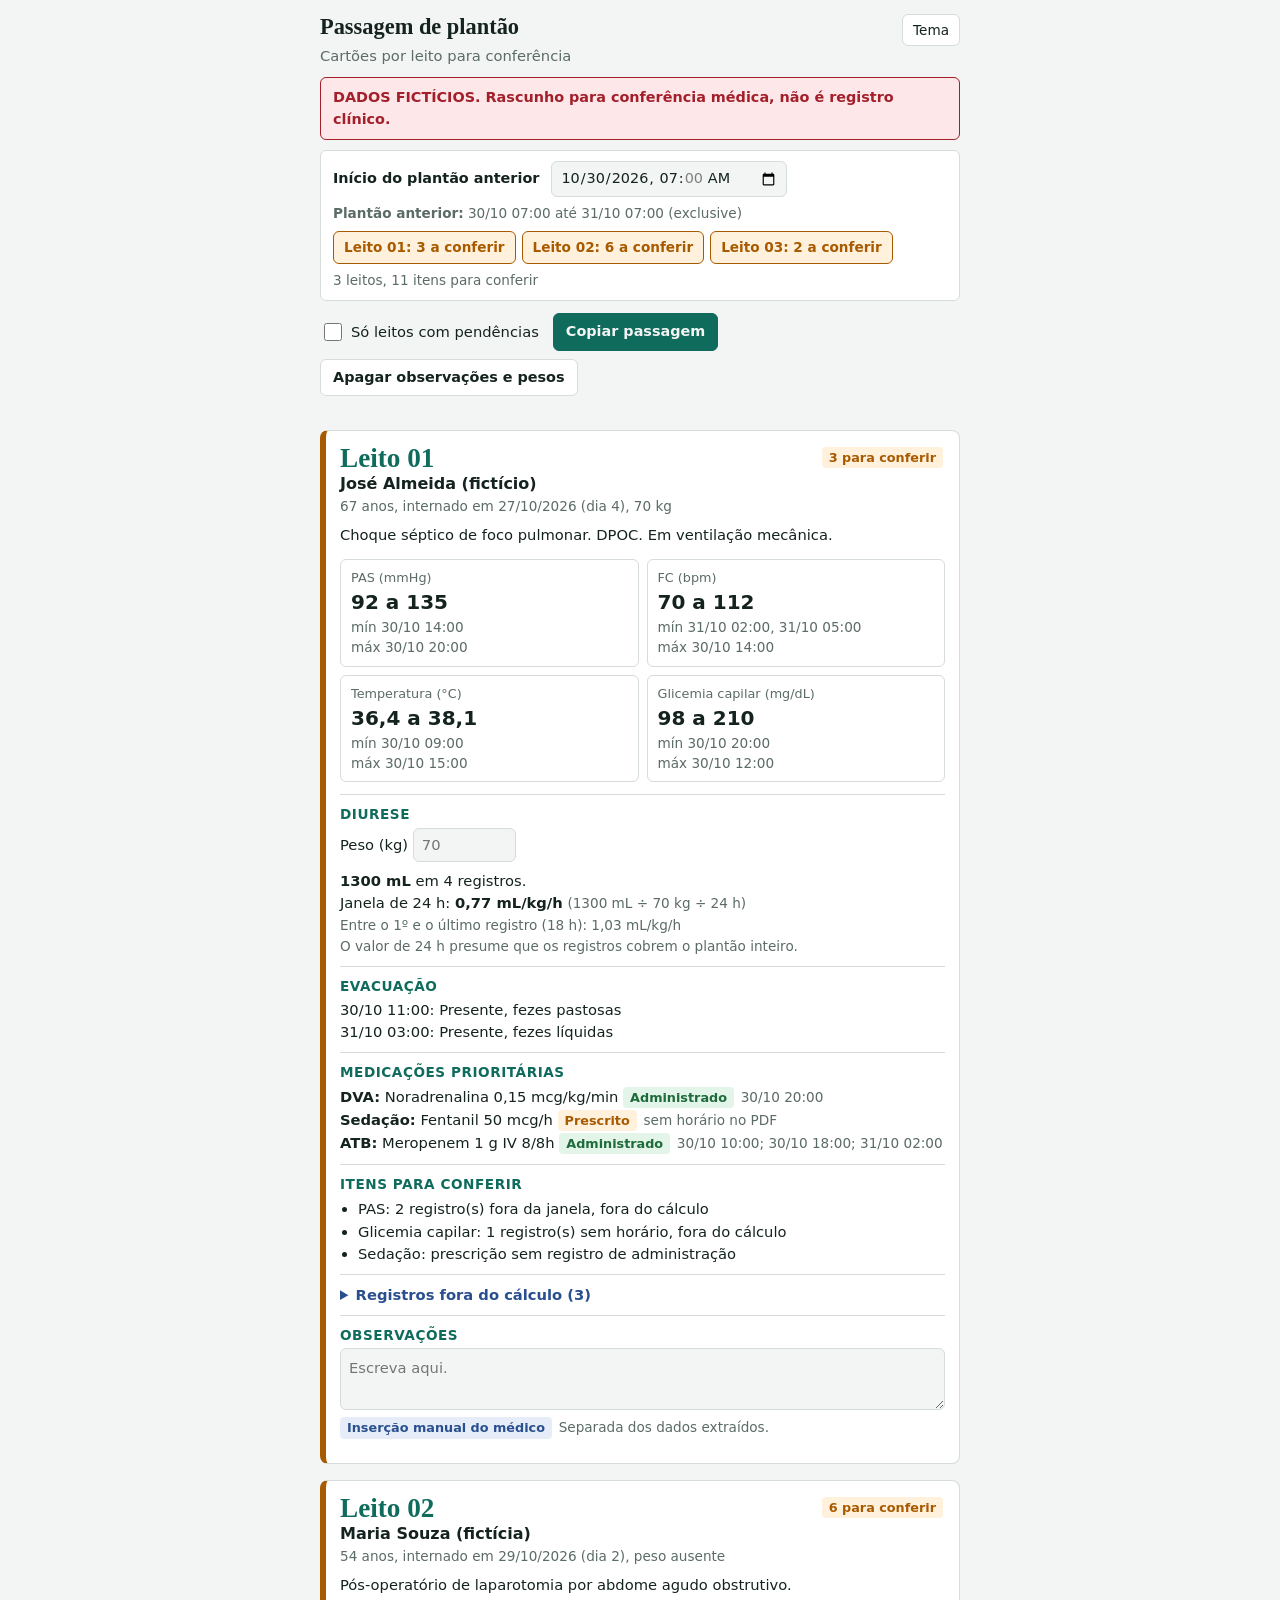
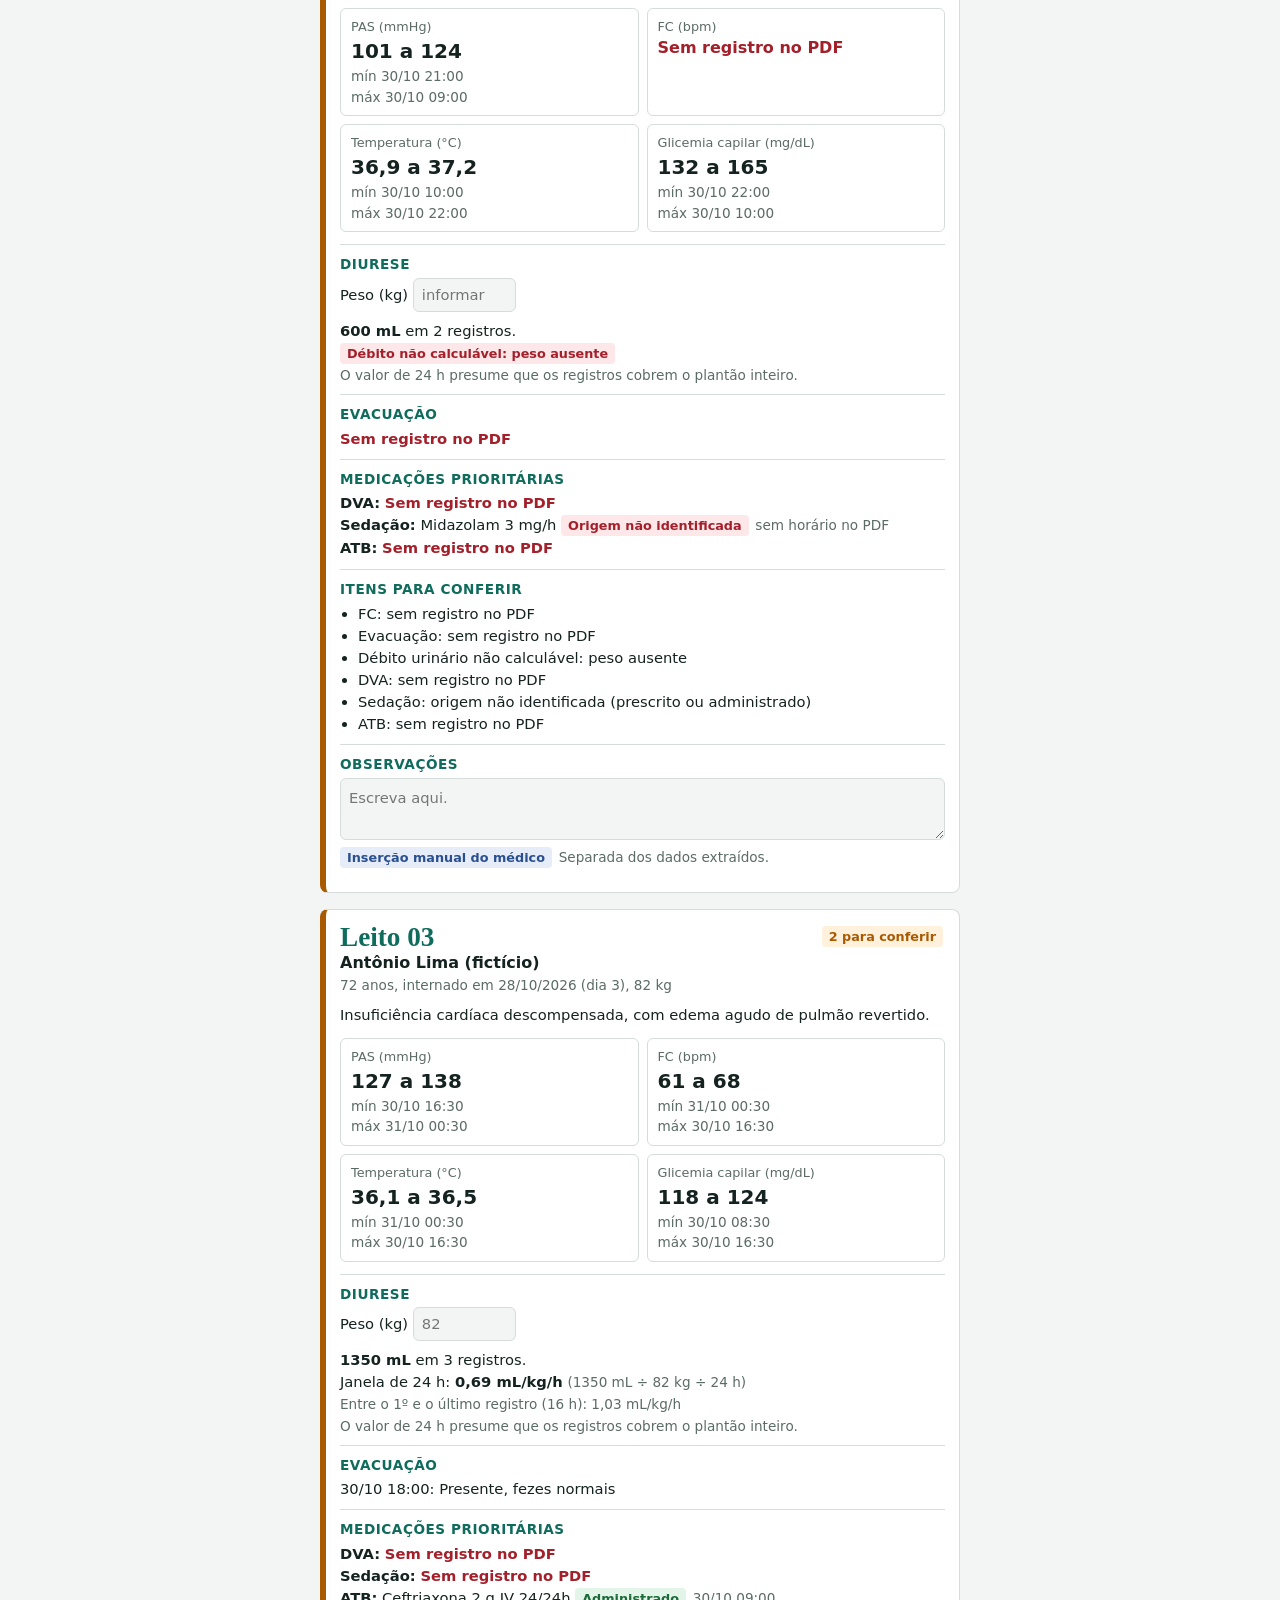
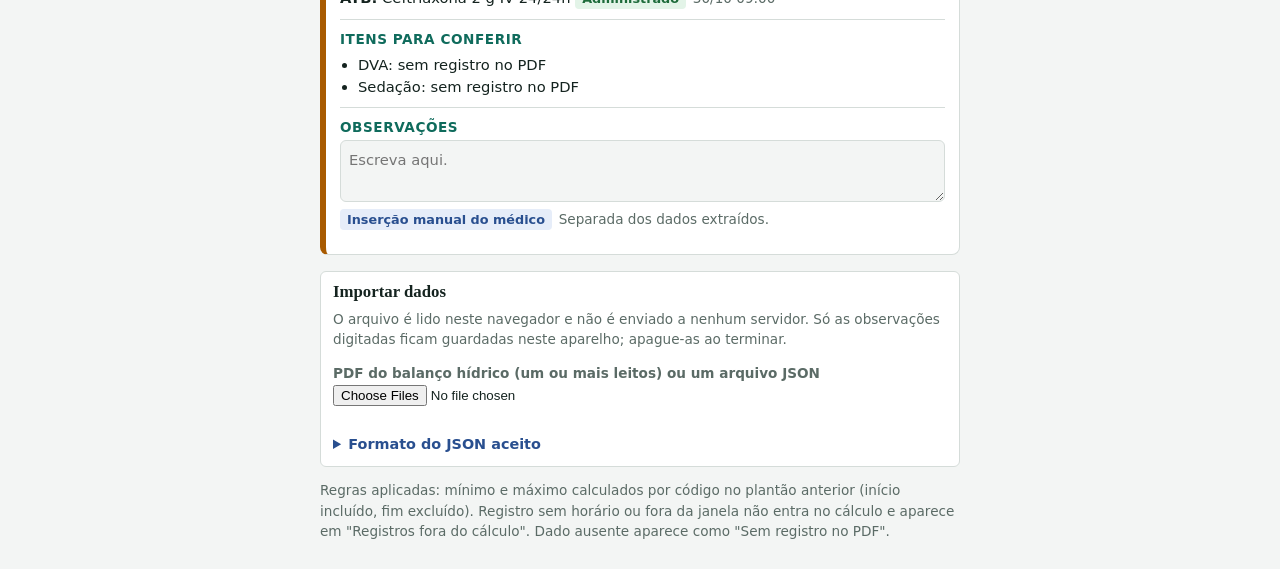
<file: plantao/index.html>
<!doctype html>
<html lang="pt-BR">
<head>
<meta charset="utf-8">
<meta name="viewport" content="width=device-width, initial-scale=1, viewport-fit=cover">
<meta http-equiv="Content-Security-Policy" content="default-src 'self'; script-src 'self'; style-src 'self'; img-src 'self' data:; worker-src 'self' blob:; connect-src 'self'; object-src 'none'; base-uri 'none'; form-action 'none'">
<meta name="referrer" content="no-referrer">
<meta name="theme-color" content="#0f6b5c">
<meta name="apple-mobile-web-app-capable" content="yes">
<meta name="mobile-web-app-capable" content="yes">
<meta name="apple-mobile-web-app-title" content="Plantão">
<title>Passagem de plantão</title>
<link rel="manifest" href="manifest.webmanifest">
<link rel="icon" href="icons/icon.svg" type="image/svg+xml">
<link rel="apple-touch-icon" href="icons/icon-180.png">
<link rel="stylesheet" href="style.css">
</head>
<body>
<main>
<div class="head">
  <div><h1>Passagem de plantão</h1><p class="sub">Cartões por leito para conferência</p></div>
  <button class="theme" id="tb" type="button">Tema</button>
</div>
<div class="banner" id="banner"></div>

<div class="panel">
  <div class="win">
    <label for="wsIn">Início do plantão anterior</label>
    <input type="datetime-local" id="wsIn" step="3600">
  </div>
  <div class="note mt6" id="win" ></div>
  <div class="sum" id="sum" aria-label="Resumo por leito"></div>
</div>

<div class="bar">
  <label class="chk"><input type="checkbox" id="onlyPend"> Só leitos com pendências</label>
  <button class="btn" type="button" id="copyBtn">Copiar passagem</button>
  <button class="btn ghost" type="button" id="clrBtn">Apagar observações e pesos</button>
</div>
<div class="status" id="status" role="status" aria-live="polite"></div>
<div class="panel" id="outwrap" hidden>
  <h2>Texto da passagem</h2>
  <textarea class="out" id="out" readonly aria-label="Texto da passagem para copiar"></textarea>
</div>

<div id="cards"></div>

<div class="panel">
  <h2>Importar dados</h2>
  <p class="note mt0">O arquivo é lido neste navegador e não é enviado a nenhum servidor. Só as observações digitadas ficam guardadas neste aparelho; apague-as ao terminar.</p>
  <label for="file" class="note">PDF do balanço hídrico (um ou mais leitos) ou um arquivo JSON</label><br>
  <input type="file" id="file" accept=".pdf,.json,application/pdf,application/json" multiple>
  <div class="status" id="fstatus" role="status" aria-live="polite"></div>
  <details id="pdfout" class="mt8" hidden><summary>Texto extraído do PDF (diagnóstico)</summary><pre id="pdftext"></pre></details>
  <details class="mt8">
    <summary>Formato do JSON aceito</summary>
    <p class="note">Lista de leitos. Cada medida é uma lista de pares <code>["AAAA-MM-DDTHH:MM", valor]</code>; use <code>null</code> no lugar do horário quando o PDF não traz hora.</p>
    <pre>[{"leito":"04","nome":"Nome","idade":60,"intern":"2026-10-28",
  "caso":"Resumo do caso","peso":75,
  "m":{"PAS":[["2026-10-30T08:00",120]],"FC":[],"HGT":[],"TEMP":[]},
  "evac":[["2026-10-30T11:00","Presente"]],
  "urine":[["2026-10-30T08:00",300]],
  "meds":[{"c":"ATB","n":"Meropenem 1 g IV 8/8h","s":"adm",
           "t":["2026-10-30T10:00"]}]}]</pre>
    <p class="note"><code>s</code> pode ser <code>adm</code> (administrado), <code>presc</code> (prescrito), <code>vol</code> (volume registrado), <code>unk</code> (origem não identificada) ou <code>none</code> (sem registro). <code>intern</code> e <code>peso</code> são opcionais.</p>
  </details>
  <button class="btn ghost mt8" type="button" id="sampleBtn" hidden>Voltar aos dados de exemplo</button>
</div>

<p class="note">Regras aplicadas: mínimo e máximo calculados por código no plantão anterior (início incluído, fim excluído). Registro sem horário ou fora da janela não entra no cálculo e aparece em "Registros fora do cálculo". Dado ausente aparece como "Sem registro no PDF".</p>
</main>
<script src="vendor/pdf.min.js"></script>
<script src="app.js"></script>
</body>
</html>
</file>
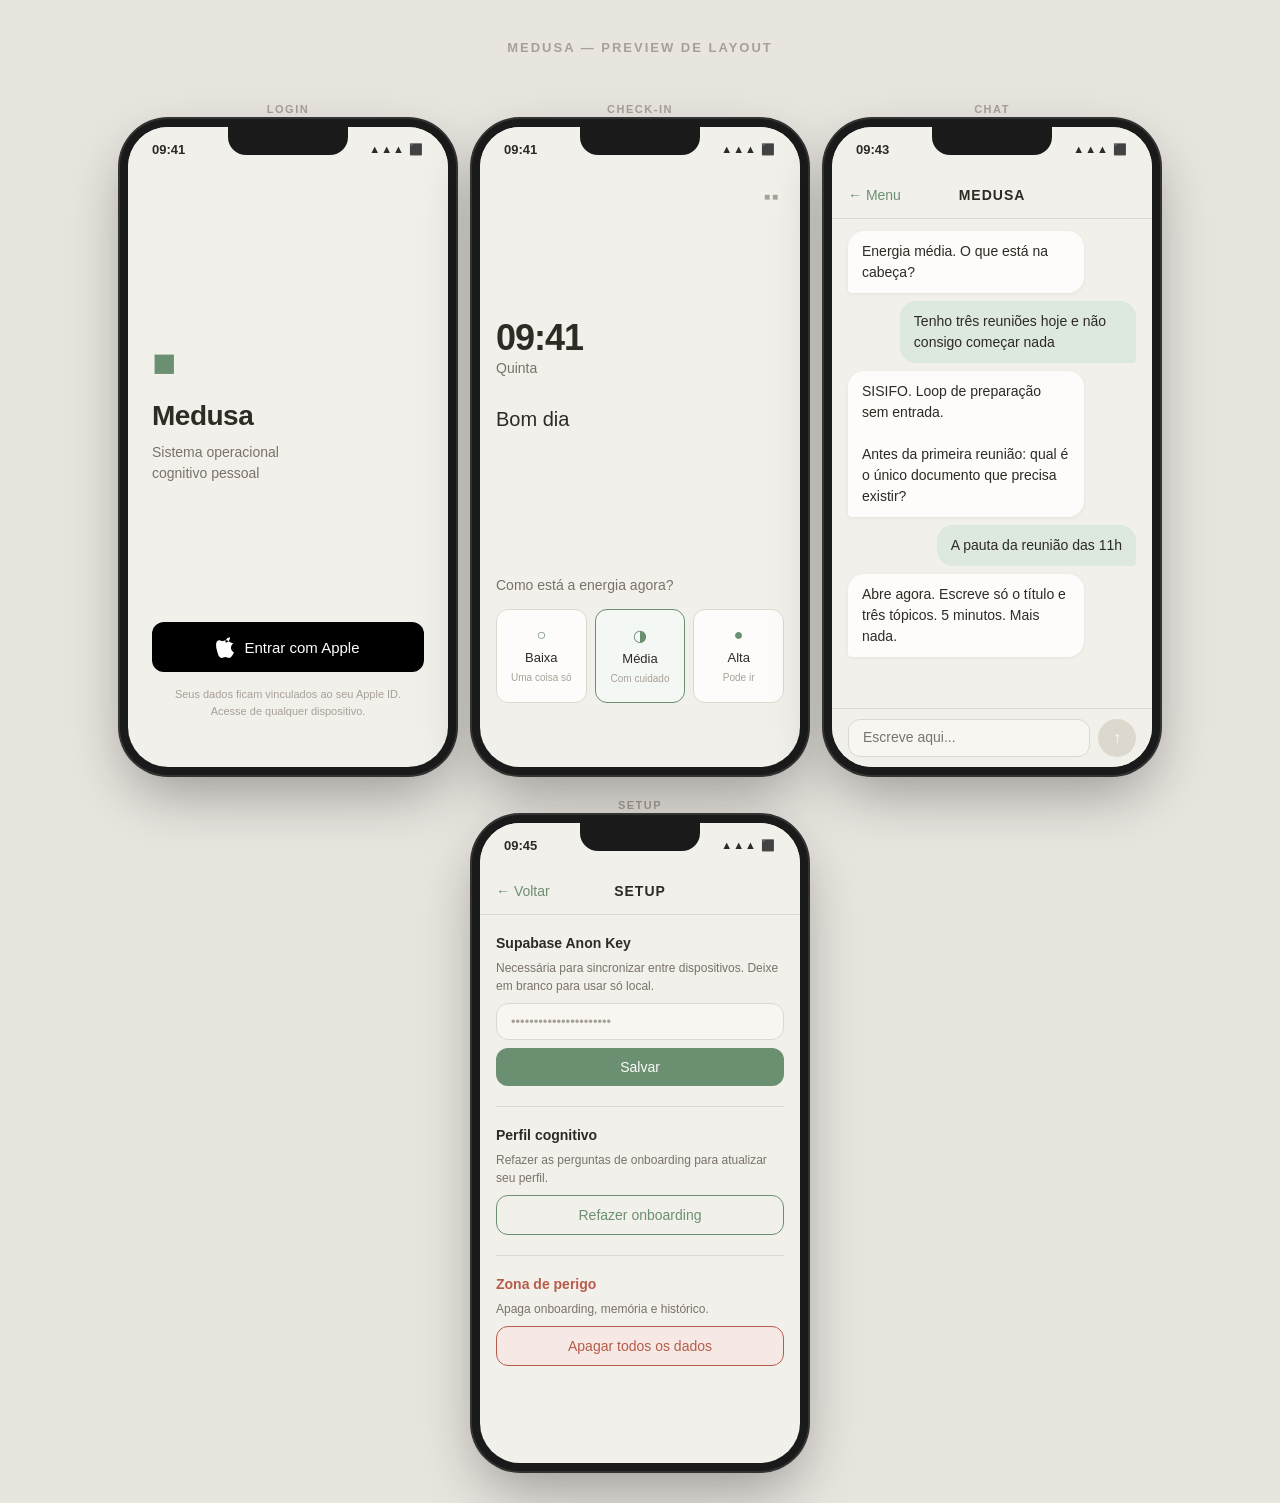
<file: pending/preview.html>
<!DOCTYPE html>
<html lang="pt">
<head>
<meta charset="UTF-8">
<meta name="viewport" content="width=device-width, initial-scale=1.0">
<title>Medusa — Preview</title>
<style>
  * { box-sizing: border-box; margin: 0; padding: 0; }

  :root {
    --bg:           #F2F0EB;
    --surface:      #FDFCFA;
    --border:       #DDD8CE;
    --input-bg:     #F8F6F1;
    --text-primary: #2E2A24;
    --text-secondary:#7A7268;
    --text-muted:   #A8A097;
    --accent:       #6B8F71;
    --accent-light: #DDE8DE;
    --user-bg:      #DDE8DE;
    --danger:       #B85C4A;
    --danger-light: #F5E8E5;
    --font: -apple-system, BlinkMacSystemFont, 'Segoe UI', sans-serif;
  }

  body {
    background: #E8E5DF;
    font-family: var(--font);
    display: flex;
    flex-direction: column;
    align-items: center;
    padding: 40px 20px;
    gap: 48px;
  }

  h1 {
    font-size: 13px;
    font-weight: 600;
    letter-spacing: 2px;
    color: var(--text-muted);
    text-transform: uppercase;
  }

  .screens {
    display: flex;
    gap: 32px;
    flex-wrap: wrap;
    justify-content: center;
  }

  .screen-wrap {
    display: flex;
    flex-direction: column;
    align-items: center;
    gap: 12px;
  }

  .screen-label {
    font-size: 11px;
    font-weight: 600;
    letter-spacing: 1.5px;
    color: var(--text-muted);
    text-transform: uppercase;
  }

  /* iPhone frame */
  .phone {
    width: 320px;
    height: 640px;
    background: var(--bg);
    border-radius: 40px;
    overflow: hidden;
    box-shadow:
      0 0 0 8px #1A1A1A,
      0 0 0 10px #333,
      0 24px 60px rgba(0,0,0,0.35);
    display: flex;
    flex-direction: column;
    position: relative;
  }

  /* Status bar */
  .status-bar {
    height: 44px;
    background: var(--bg);
    display: flex;
    align-items: center;
    justify-content: space-between;
    padding: 0 24px;
    flex-shrink: 0;
  }
  .status-time {
    font-size: 13px;
    font-weight: 600;
    color: var(--text-primary);
  }
  .status-icons {
    font-size: 11px;
    color: var(--text-primary);
    letter-spacing: 1px;
  }

  /* Header */
  .header {
    height: 48px;
    background: var(--bg);
    border-bottom: 1px solid var(--border);
    display: flex;
    align-items: center;
    justify-content: space-between;
    padding: 0 16px;
    flex-shrink: 0;
  }
  .header-back {
    font-size: 14px;
    color: var(--accent);
    font-weight: 500;
    min-width: 60px;
  }
  .header-title {
    font-size: 14px;
    font-weight: 600;
    color: var(--text-primary);
    letter-spacing: 1px;
  }
  .header-right {
    min-width: 60px;
    text-align: right;
    font-size: 11px;
    color: var(--text-muted);
    letter-spacing: 2px;
  }

  /* Scroll area */
  .scroll {
    flex: 1;
    overflow: hidden;
    display: flex;
    flex-direction: column;
  }

  /* ========================
     CHECK-IN SCREEN
  ======================== */
  .checkin-body {
    flex: 1;
    padding: 16px;
    display: flex;
    flex-direction: column;
    justify-content: space-between;
  }
  .checkin-setup {
    align-self: flex-end;
    font-size: 10px;
    color: var(--text-muted);
    letter-spacing: 2px;
    padding: 4px;
  }
  .checkin-greeting {
    flex: 1;
    display: flex;
    flex-direction: column;
    justify-content: center;
    padding-bottom: 32px;
  }
  .checkin-time {
    font-size: 36px;
    font-weight: 600;
    color: var(--text-primary);
    letter-spacing: -1px;
    line-height: 1;
    margin-bottom: 4px;
  }
  .checkin-day {
    font-size: 14px;
    color: var(--text-secondary);
    margin-bottom: 32px;
  }
  .checkin-hi {
    font-size: 20px;
    font-weight: 500;
    color: var(--text-primary);
  }
  .checkin-question {
    font-size: 14px;
    color: var(--text-secondary);
    margin-bottom: 16px;
  }
  .energy-row {
    display: flex;
    gap: 8px;
    padding-bottom: 48px;
  }
  .energy-btn {
    flex: 1;
    background: var(--surface);
    border: 1px solid var(--border);
    border-radius: 12px;
    padding: 16px 8px;
    display: flex;
    flex-direction: column;
    align-items: center;
    gap: 6px;
    cursor: pointer;
  }
  .energy-symbol {
    font-size: 16px;
    color: var(--accent);
  }
  .energy-label {
    font-size: 13px;
    font-weight: 500;
    color: var(--text-primary);
  }
  .energy-sub {
    font-size: 10px;
    color: var(--text-muted);
    text-align: center;
    line-height: 1.4;
  }

  /* ========================
     CHAT SCREEN
  ======================== */
  .chat-messages {
    flex: 1;
    padding: 12px 16px;
    display: flex;
    flex-direction: column;
    gap: 8px;
    overflow: hidden;
  }
  .msg-wrap {
    display: flex;
  }
  .msg-wrap.user { justify-content: flex-end; }
  .msg-wrap.assistant { justify-content: flex-start; }
  .bubble {
    max-width: 82%;
    border-radius: 16px;
    padding: 10px 14px;
    font-size: 14px;
    line-height: 1.5;
    color: var(--text-primary);
  }
  .bubble.assistant {
    background: var(--surface);
    border-bottom-left-radius: 4px;
    box-shadow: 0 1px 4px rgba(46,42,36,0.06);
  }
  .bubble.user {
    background: var(--user-bg);
    border-bottom-right-radius: 4px;
  }
  .chat-input-bar {
    border-top: 1px solid var(--border);
    padding: 10px 16px;
    display: flex;
    gap: 8px;
    align-items: flex-end;
    background: var(--bg);
    flex-shrink: 0;
  }
  .chat-input {
    flex: 1;
    background: var(--input-bg);
    border: 1px solid var(--border);
    border-radius: 12px;
    padding: 9px 14px;
    font-size: 14px;
    color: var(--text-muted);
    font-family: var(--font);
    outline: none;
    resize: none;
    height: 38px;
  }
  .send-btn {
    width: 38px;
    height: 38px;
    border-radius: 999px;
    background: var(--border);
    display: flex;
    align-items: center;
    justify-content: center;
    flex-shrink: 0;
    font-size: 16px;
    color: var(--surface);
    font-weight: 600;
  }
  .send-btn.active {
    background: var(--accent);
  }

  /* ========================
     SETUP SCREEN
  ======================== */
  .setup-body {
    flex: 1;
    overflow: hidden;
    display: flex;
    flex-direction: column;
  }
  .setup-scroll {
    flex: 1;
    padding: 20px 16px;
    display: flex;
    flex-direction: column;
    gap: 20px;
    overflow: hidden;
  }
  .setup-section {
    display: flex;
    flex-direction: column;
    gap: 8px;
  }
  .setup-section-title {
    font-size: 14px;
    font-weight: 600;
    color: var(--text-primary);
  }
  .setup-section-title.danger { color: var(--danger); }
  .setup-desc {
    font-size: 12px;
    color: var(--text-secondary);
    line-height: 1.5;
  }
  .setup-input {
    background: var(--input-bg);
    border: 1px solid var(--border);
    border-radius: 12px;
    padding: 10px 14px;
    font-size: 13px;
    color: var(--text-muted);
    font-family: var(--font);
    outline: none;
    width: 100%;
  }
  .setup-btn {
    border-radius: 12px;
    padding: 11px;
    text-align: center;
    font-size: 14px;
    font-weight: 500;
    cursor: pointer;
    border: none;
    width: 100%;
  }
  .setup-btn.primary {
    background: var(--accent);
    color: var(--surface);
  }
  .setup-btn.outline {
    background: transparent;
    border: 1px solid var(--accent);
    color: var(--accent);
  }
  .setup-btn.danger-btn {
    background: var(--danger-light);
    border: 1px solid var(--danger);
    color: var(--danger);
  }
  .divider {
    height: 1px;
    background: var(--border);
  }

  /* Notch decoration */
  .notch {
    position: absolute;
    top: 0;
    left: 50%;
    transform: translateX(-50%);
    width: 120px;
    height: 28px;
    background: #1A1A1A;
    border-radius: 0 0 18px 18px;
    z-index: 10;
  }
</style>
</head>
<body>

<h1>Medusa — Preview de Layout</h1>

<div class="screens">

  <!-- LOGIN -->
  <div class="screen-wrap">
    <div class="screen-label">Login</div>
    <div class="phone">
      <div class="notch"></div>
      <div class="status-bar">
        <span class="status-time">09:41</span>
        <span class="status-icons">▲▲▲ ⬛</span>
      </div>
      <div style="flex:1; display:flex; flex-direction:column; justify-content:space-between; padding: 32px 24px 48px;">
        <!-- Top: identidade -->
        <div style="flex:1; display:flex; flex-direction:column; justify-content:center; gap:10px;">
          <div style="font-size:40px; color:var(--accent); line-height:1; margin-bottom:8px;">■</div>
          <div style="font-size:28px; font-weight:600; color:var(--text-primary); letter-spacing:-0.5px;">Medusa</div>
          <div style="font-size:14px; color:var(--text-secondary); line-height:1.5;">Sistema operacional<br>cognitivo pessoal</div>
        </div>
        <!-- Bottom: botão Apple -->
        <div style="display:flex; flex-direction:column; gap:14px;">
          <div style="background:#000; border-radius:12px; height:50px; display:flex; align-items:center; justify-content:center; gap:10px; cursor:pointer;">
            <svg width="18" height="22" viewBox="0 0 814 1000" fill="white" xmlns="http://www.w3.org/2000/svg"><path d="M788.1 340.9c-5.8 4.5-108.2 62.2-108.2 190.5 0 148.4 130.3 200.9 134.2 202.2-.6 3.2-20.7 71.9-68.7 141.9-42.8 61.6-87.5 123.1-155.5 123.1s-85.5-39.5-164-39.5c-76 0-103.7 40.8-165.9 40.8s-105-42.4-150.3-109.7C55.6 725.8 0 560.2 0 402.7 0 279 60.5 195.1 150.9 195.1c58 0 106.6 39.5 142.4 39.5 34.3 0 88.2-41.5 154.9-41.5 24.4 0 107.8 2.6 168.8 81.2zm-208.3-119.3c31.1-36.9 53.1-88.1 53.1-139.3 0-7.1-.6-14.3-1.9-20.1-50.6 1.9-110.8 33.7-147.1 75.8-28.5 32.4-55.1 83.6-55.1 135.5 0 7.8 1.3 15.6 1.9 18.1 3.2.6 8.4 1.3 13.6 1.3 45.4 0 102.5-30.4 135.5-71.3z"/></svg>
            <span style="color:white; font-size:15px; font-weight:500; font-family:-apple-system,sans-serif;">Entrar com Apple</span>
          </div>
          <div style="font-size:11px; color:var(--text-muted); text-align:center; line-height:1.5;">Seus dados ficam vinculados ao seu Apple ID.<br>Acesse de qualquer dispositivo.</div>
        </div>
      </div>
    </div>
  </div>

  <!-- CHECK-IN -->
  <div class="screen-wrap">
    <div class="screen-label">Check-in</div>
    <div class="phone">
      <div class="notch"></div>
      <div class="status-bar">
        <span class="status-time">09:41</span>
        <span class="status-icons">▲▲▲ ⬛</span>
      </div>
      <div class="checkin-body">
        <div class="checkin-setup">■■</div>
        <div class="checkin-greeting">
          <div class="checkin-time">09:41</div>
          <div class="checkin-day">Quinta</div>
          <div class="checkin-hi">Bom dia</div>
        </div>
        <div>
          <div class="checkin-question">Como está a energia agora?</div>
          <div class="energy-row">
            <div class="energy-btn">
              <div class="energy-symbol">○</div>
              <div class="energy-label">Baixa</div>
              <div class="energy-sub">Uma coisa só</div>
            </div>
            <div class="energy-btn" style="border-color: var(--accent); background: #f4f8f4;">
              <div class="energy-symbol">◑</div>
              <div class="energy-label">Média</div>
              <div class="energy-sub">Com cuidado</div>
            </div>
            <div class="energy-btn">
              <div class="energy-symbol">●</div>
              <div class="energy-label">Alta</div>
              <div class="energy-sub">Pode ir</div>
            </div>
          </div>
        </div>
      </div>
    </div>
  </div>

  <!-- CHAT -->
  <div class="screen-wrap">
    <div class="screen-label">Chat</div>
    <div class="phone">
      <div class="notch"></div>
      <div class="status-bar">
        <span class="status-time">09:43</span>
        <span class="status-icons">▲▲▲ ⬛</span>
      </div>
      <div class="header">
        <span class="header-back">← Menu</span>
        <span class="header-title">MEDUSA</span>
        <span class="header-right"></span>
      </div>
      <div class="chat-messages">
        <div class="msg-wrap assistant">
          <div class="bubble assistant">Energia média. O que está na cabeça?</div>
        </div>
        <div class="msg-wrap user">
          <div class="bubble user">Tenho três reuniões hoje e não consigo começar nada</div>
        </div>
        <div class="msg-wrap assistant">
          <div class="bubble assistant">SISIFO. Loop de preparação sem entrada.<br><br>Antes da primeira reunião: qual é o único documento que precisa existir?</div>
        </div>
        <div class="msg-wrap user">
          <div class="bubble user">A pauta da reunião das 11h</div>
        </div>
        <div class="msg-wrap assistant">
          <div class="bubble assistant">Abre agora. Escreve só o título e três tópicos. 5 minutos. Mais nada.</div>
        </div>
      </div>
      <div class="chat-input-bar">
        <textarea class="chat-input" placeholder="Escreve aqui..." readonly></textarea>
        <div class="send-btn">↑</div>
      </div>
    </div>
  </div>

  <!-- SETUP -->
  <div class="screen-wrap">
    <div class="screen-label">Setup</div>
    <div class="phone">
      <div class="notch"></div>
      <div class="status-bar">
        <span class="status-time">09:45</span>
        <span class="status-icons">▲▲▲ ⬛</span>
      </div>
      <div class="header">
        <span class="header-back">← Voltar</span>
        <span class="header-title">SETUP</span>
        <span class="header-right"></span>
      </div>
      <div class="setup-body">
        <div class="setup-scroll">
          <div class="setup-section">
            <div class="setup-section-title">Supabase Anon Key</div>
            <div class="setup-desc">Necessária para sincronizar entre dispositivos. Deixe em branco para usar só local.</div>
            <input class="setup-input" type="password" value="sb_publishable_ffwK..." readonly />
            <button class="setup-btn primary">Salvar</button>
          </div>
          <div class="divider"></div>
          <div class="setup-section">
            <div class="setup-section-title">Perfil cognitivo</div>
            <div class="setup-desc">Refazer as perguntas de onboarding para atualizar seu perfil.</div>
            <button class="setup-btn outline">Refazer onboarding</button>
          </div>
          <div class="divider"></div>
          <div class="setup-section">
            <div class="setup-section-title danger">Zona de perigo</div>
            <div class="setup-desc">Apaga onboarding, memória e histórico.</div>
            <button class="setup-btn danger-btn">Apagar todos os dados</button>
          </div>
        </div>
      </div>
    </div>
  </div>

</div>

</body>
</html>
</file>
<file: plantao/style.css>
/* Layout: coluna única de cartões por leito, resumo e filtro no topo, importação no rodapé */
:root{color-scheme:light;--bg:#f3f5f4;--card:#fff;--ink:#14231f;--mute:#5b6b66;--line:#d5dcd9;--accent:#0f6b5c;--warn:#a85a00;--warnbg:#fff1dc;--bad:#a3202b;--badbg:#fde7e9;--ok:#1d6b3a;--okbg:#e3f4e8;--info:#294f8f;--infobg:#e6edf9}
@media (prefers-color-scheme:dark){:root:not([data-theme="light"]){--bg:#0f1816;--card:#172320;--ink:#e6efec;--mute:#9db0aa;--line:#2b3b37;--accent:#4cc2ac;--warn:#f0b061;--warnbg:#3a2a12;--bad:#ff8f98;--badbg:#3a1a1e;--ok:#7fd6a0;--okbg:#15301f;--info:#9ebbf0;--infobg:#1a2640;color-scheme:dark}}
:root[data-theme="dark"]{--bg:#0f1816;--card:#172320;--ink:#e6efec;--mute:#9db0aa;--line:#2b3b37;--accent:#4cc2ac;--warn:#f0b061;--warnbg:#3a2a12;--bad:#ff8f98;--badbg:#3a1a1e;--ok:#7fd6a0;--okbg:#15301f;--info:#9ebbf0;--infobg:#1a2640;color-scheme:dark}
*{box-sizing:border-box}
html{-webkit-text-size-adjust:100%}
body{margin:0;background:var(--bg);color:var(--ink);font:16px/1.5 "Source Sans 3",system-ui,-apple-system,"Segoe UI",sans-serif;padding-top:max(14px,env(safe-area-inset-top,0px));padding-bottom:max(14px,env(safe-area-inset-bottom,0px));padding-left:max(16px,env(safe-area-inset-left,0px));padding-right:max(16px,env(safe-area-inset-right,0px))}
main{max-width:640px;margin:0 auto}
h1{font:700 1.4rem/1.2 Georgia,"Times New Roman",serif;margin:0 0 4px}
h2{font:700 1.05rem/1.2 Georgia,serif;margin:0 0 6px}
.head{display:flex;justify-content:space-between;align-items:flex-start;gap:10px}
.sub{color:var(--mute);font-size:.92rem;margin:0 0 10px}
.banner{background:var(--badbg);color:var(--bad);border:1px solid var(--bad);border-radius:6px;padding:9px 12px;font-weight:600;font-size:.9rem;margin-bottom:10px}
.panel{background:var(--card);border:1px solid var(--line);border-radius:6px;padding:10px 12px;font-size:.9rem;margin-bottom:12px}
.panel label{font-weight:600}
.win{display:flex;flex-wrap:wrap;align-items:center;gap:8px 12px}
input[type=datetime-local],input[type=number]{font:inherit;background:var(--bg);color:var(--ink);border:1px solid var(--line);border-radius:6px;padding:5px 8px;max-width:100%}
.sum{display:flex;flex-wrap:wrap;gap:6px;margin-top:8px}
.sbtn{font:inherit;font-size:.85rem;font-weight:600;border-radius:6px;border:1px solid var(--line);background:var(--card);color:var(--ink);padding:5px 10px;cursor:pointer}
.sbtn.w{background:var(--warnbg);color:var(--warn);border-color:var(--warn)}
.sbtn.o{background:var(--okbg);color:var(--ok);border-color:var(--ok)}
.bar{display:flex;flex-wrap:wrap;align-items:center;gap:8px 14px;margin-bottom:14px}
.btn{font:inherit;font-size:.9rem;font-weight:600;background:var(--accent);color:var(--bg);border:1px solid var(--accent);border-radius:6px;padding:7px 12px;cursor:pointer}
.btn.ghost{background:var(--card);color:var(--ink);border-color:var(--line)}
.theme{font:inherit;font-size:.85rem;background:var(--card);color:var(--ink);border:1px solid var(--line);border-radius:6px;padding:5px 10px;cursor:pointer;flex:none}
.chk{display:flex;align-items:center;gap:6px;font-size:.92rem}
.chk input{width:18px;height:18px}
.card{background:var(--card);border:1px solid var(--line);border-left:6px solid var(--ok);border-radius:8px;padding:14px;margin-bottom:16px;scroll-margin-top:12px}
.card.pend{border-left-color:var(--warn)}
.top{display:flex;justify-content:space-between;align-items:flex-start;gap:10px}
.top>div{min-width:0}
.leito{font:700 1.7rem/1 Georgia,serif;color:var(--accent)}
.nome{font-weight:700;overflow-wrap:anywhere}
.note{color:var(--mute);font-size:.85rem}
.caso{margin:8px 0 12px;font-size:.92rem;overflow-wrap:anywhere}
.tiles{display:grid;grid-template-columns:repeat(2,minmax(0,1fr));gap:8px;margin-bottom:12px}
.tile{border:1px solid var(--line);border-radius:6px;padding:8px 10px;min-width:0}
.tile .v{font-size:1.25rem;font-weight:700;font-variant-numeric:tabular-nums}
.tile .l{color:var(--mute);font-size:.8rem}
.row{border-top:1px solid var(--line);padding:9px 0;font-size:.92rem;overflow-wrap:anywhere}
.row h3{font-size:.85rem;margin:0 0 3px;color:var(--accent);text-transform:uppercase;letter-spacing:.04em}
.chip{display:inline-block;border-radius:4px;padding:1px 7px;font-size:.8rem;font-weight:600;margin:1px 2px 1px 0}
.c-warn{background:var(--warnbg);color:var(--warn)}.c-bad{background:var(--badbg);color:var(--bad)}.c-ok{background:var(--okbg);color:var(--ok)}.c-info{background:var(--infobg);color:var(--info)}
.miss{color:var(--bad);font-weight:600}
ul{margin:4px 0 0;padding-left:18px}
details summary{cursor:pointer;font-weight:600;color:var(--info)}
details ul{font-size:.88rem;color:var(--mute)}
textarea{width:100%;font:inherit;background:var(--bg);color:var(--ink);border:1px solid var(--line);border-radius:6px;padding:8px}
textarea:focus-visible,button:focus-visible,input:focus-visible,summary:focus-visible{outline:2px solid var(--accent);outline-offset:2px}
.out{font:.85rem/1.4 ui-monospace,Menlo,Consolas,monospace;min-height:12em}
pre{margin:6px 0 0;max-height:16em;overflow:auto;background:var(--bg);border:1px solid var(--line);border-radius:6px;padding:8px;font:.8rem/1.4 ui-monospace,Menlo,Consolas,monospace;white-space:pre-wrap}
code{font:.85em ui-monospace,Menlo,Consolas,monospace;background:var(--bg);border-radius:3px;padding:0 3px}
.status{min-height:1.4em;font-size:.88rem;color:var(--mute)}
.err{color:var(--bad);font-weight:600}
.mt0{margin-top:0}.mt6{margin-top:6px}.mt8{margin-top:8px}.h3s{font-size:.9rem;margin:8px 0 0}.sumnote{align-self:center}
@media (prefers-reduced-motion:reduce){*{scroll-behavior:auto!important}}
.bh{display:grid;grid-template-columns:repeat(2,minmax(0,1fr));gap:8px;margin-bottom:6px}.pesoin{margin:2px 0 8px}.pesoin input{width:7em}
</file>
